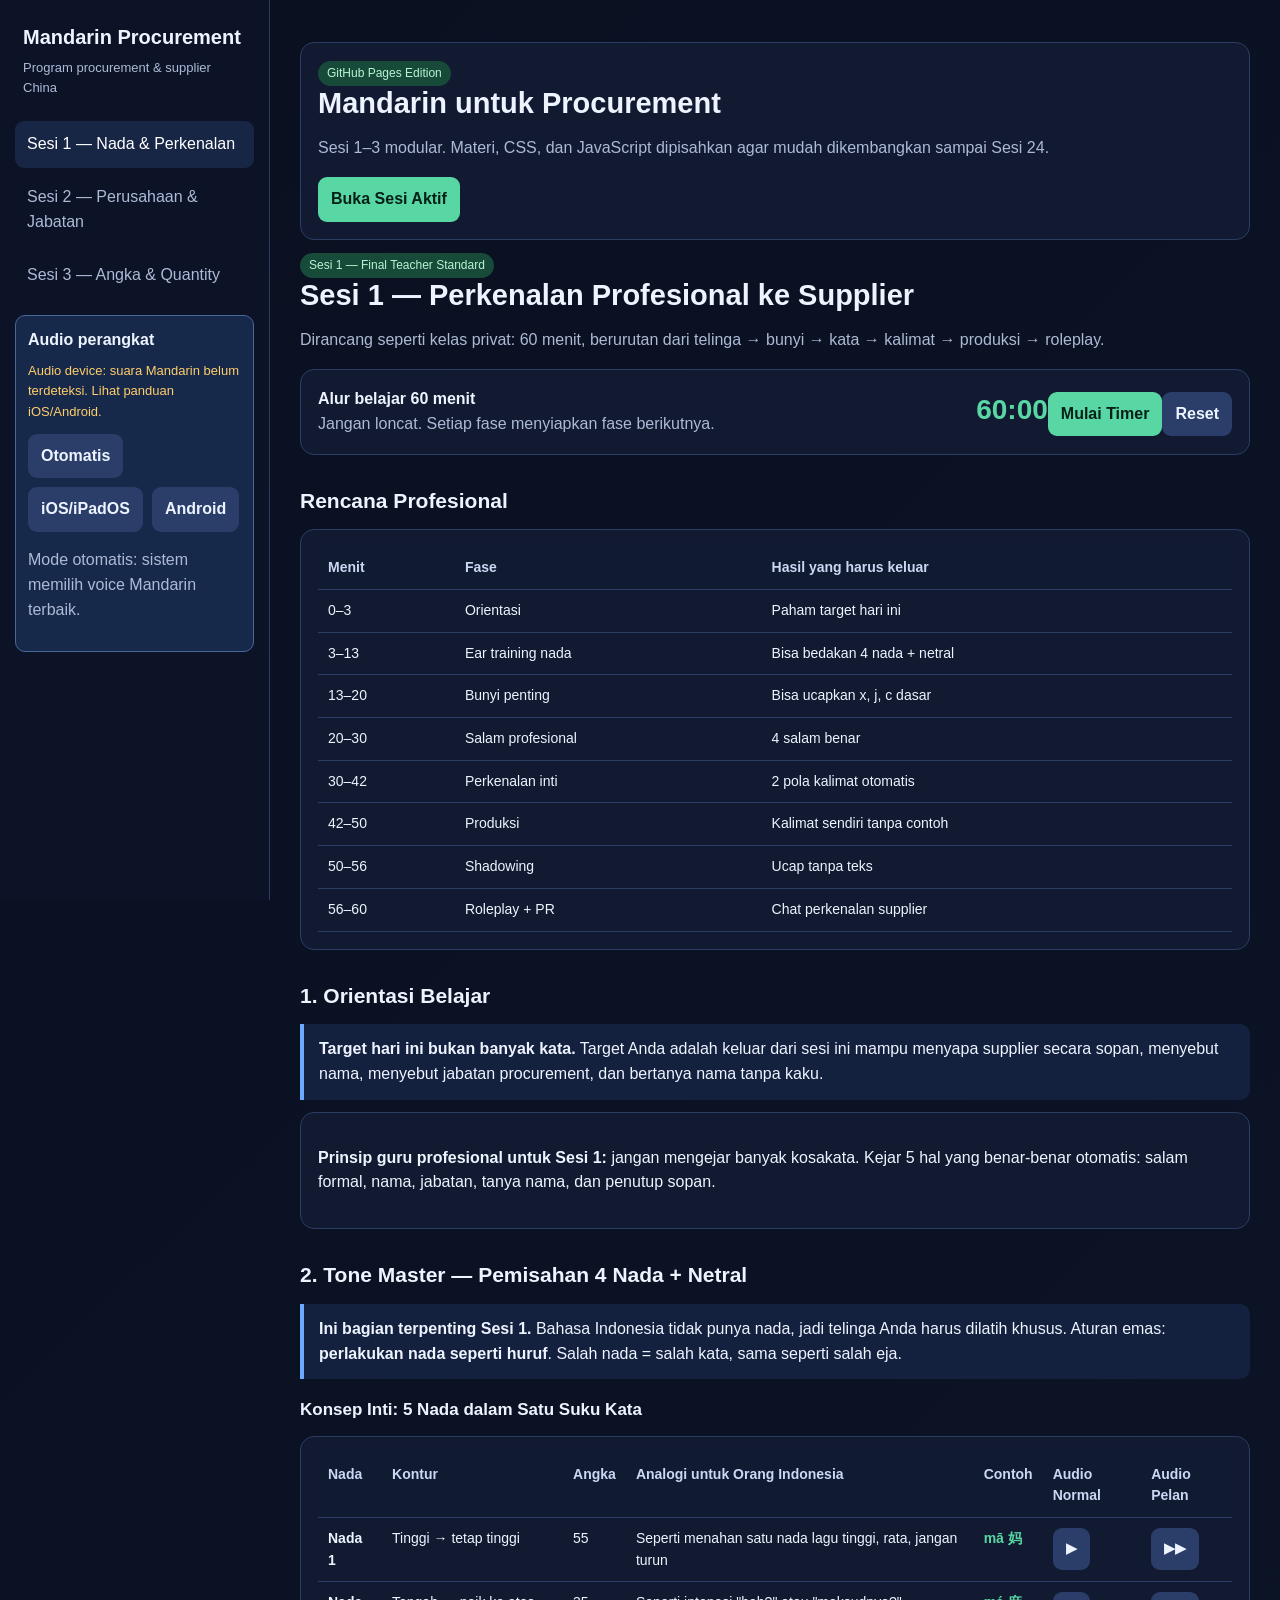
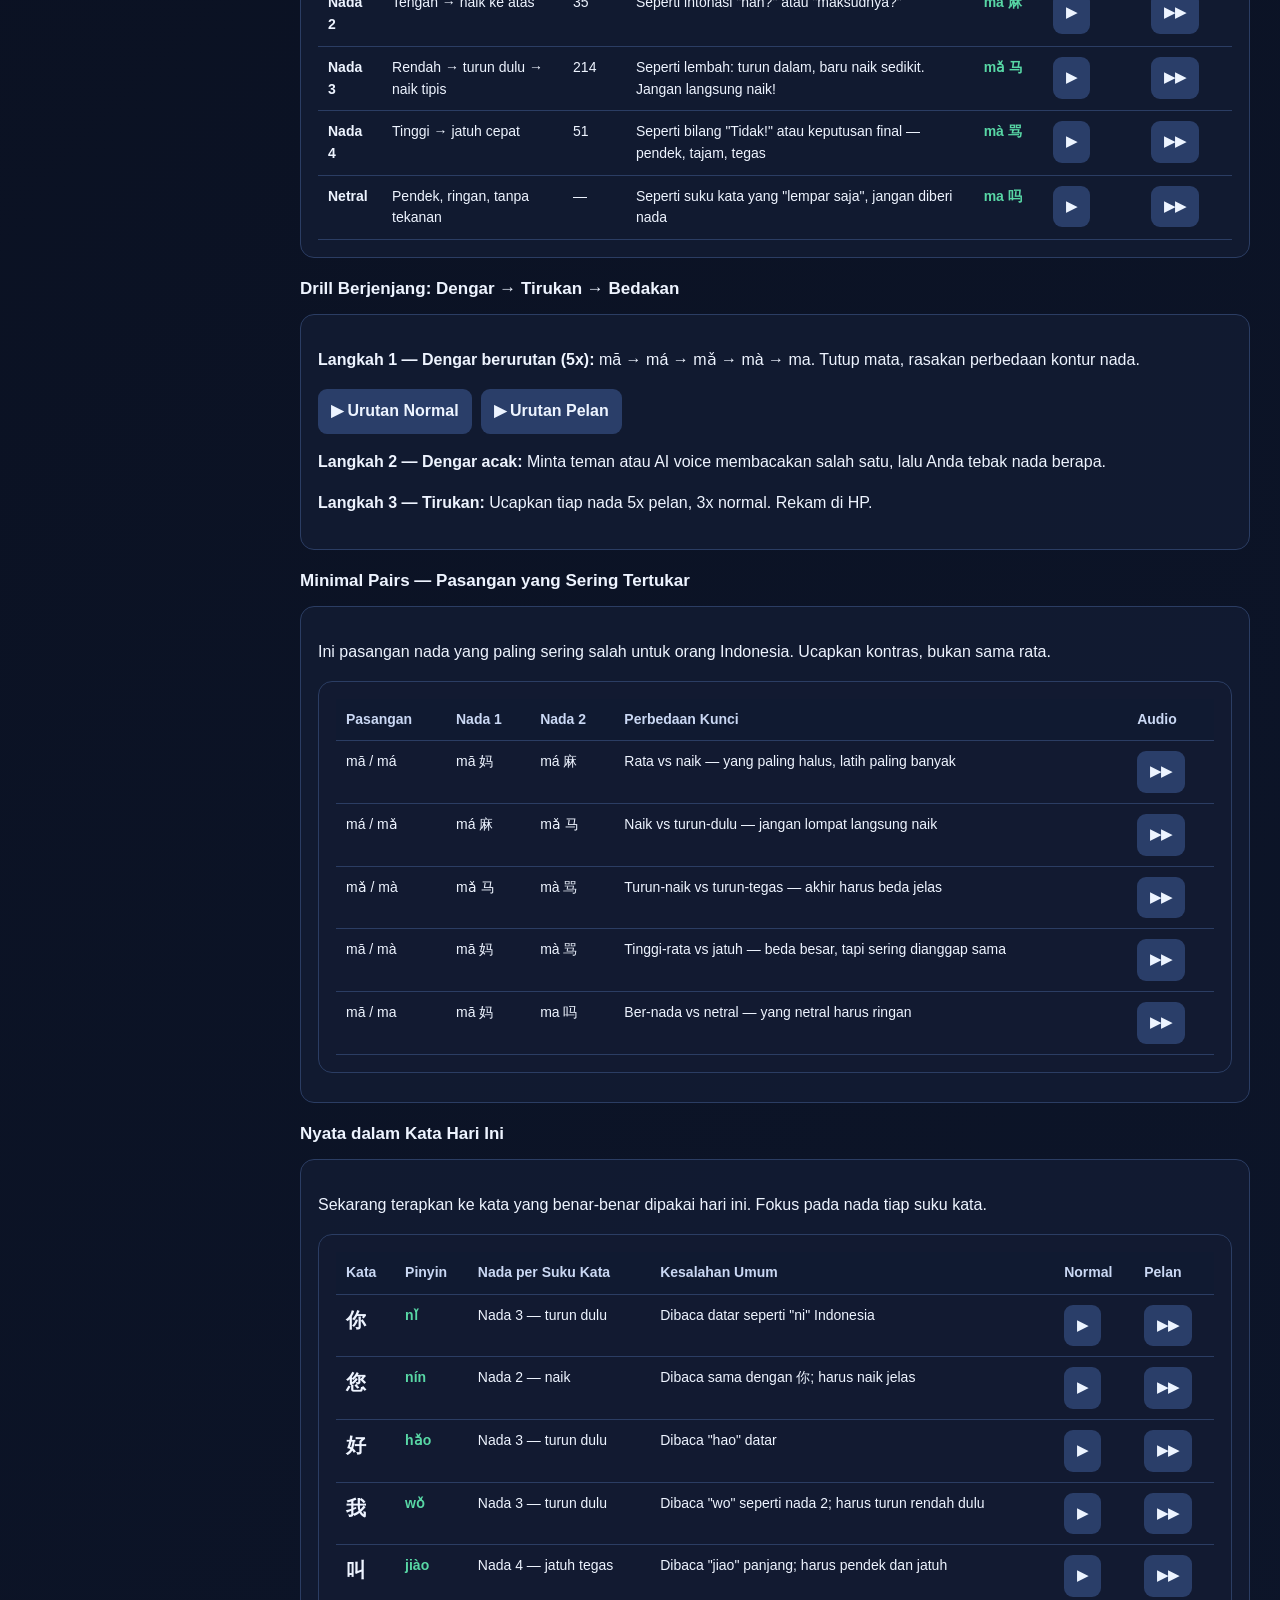
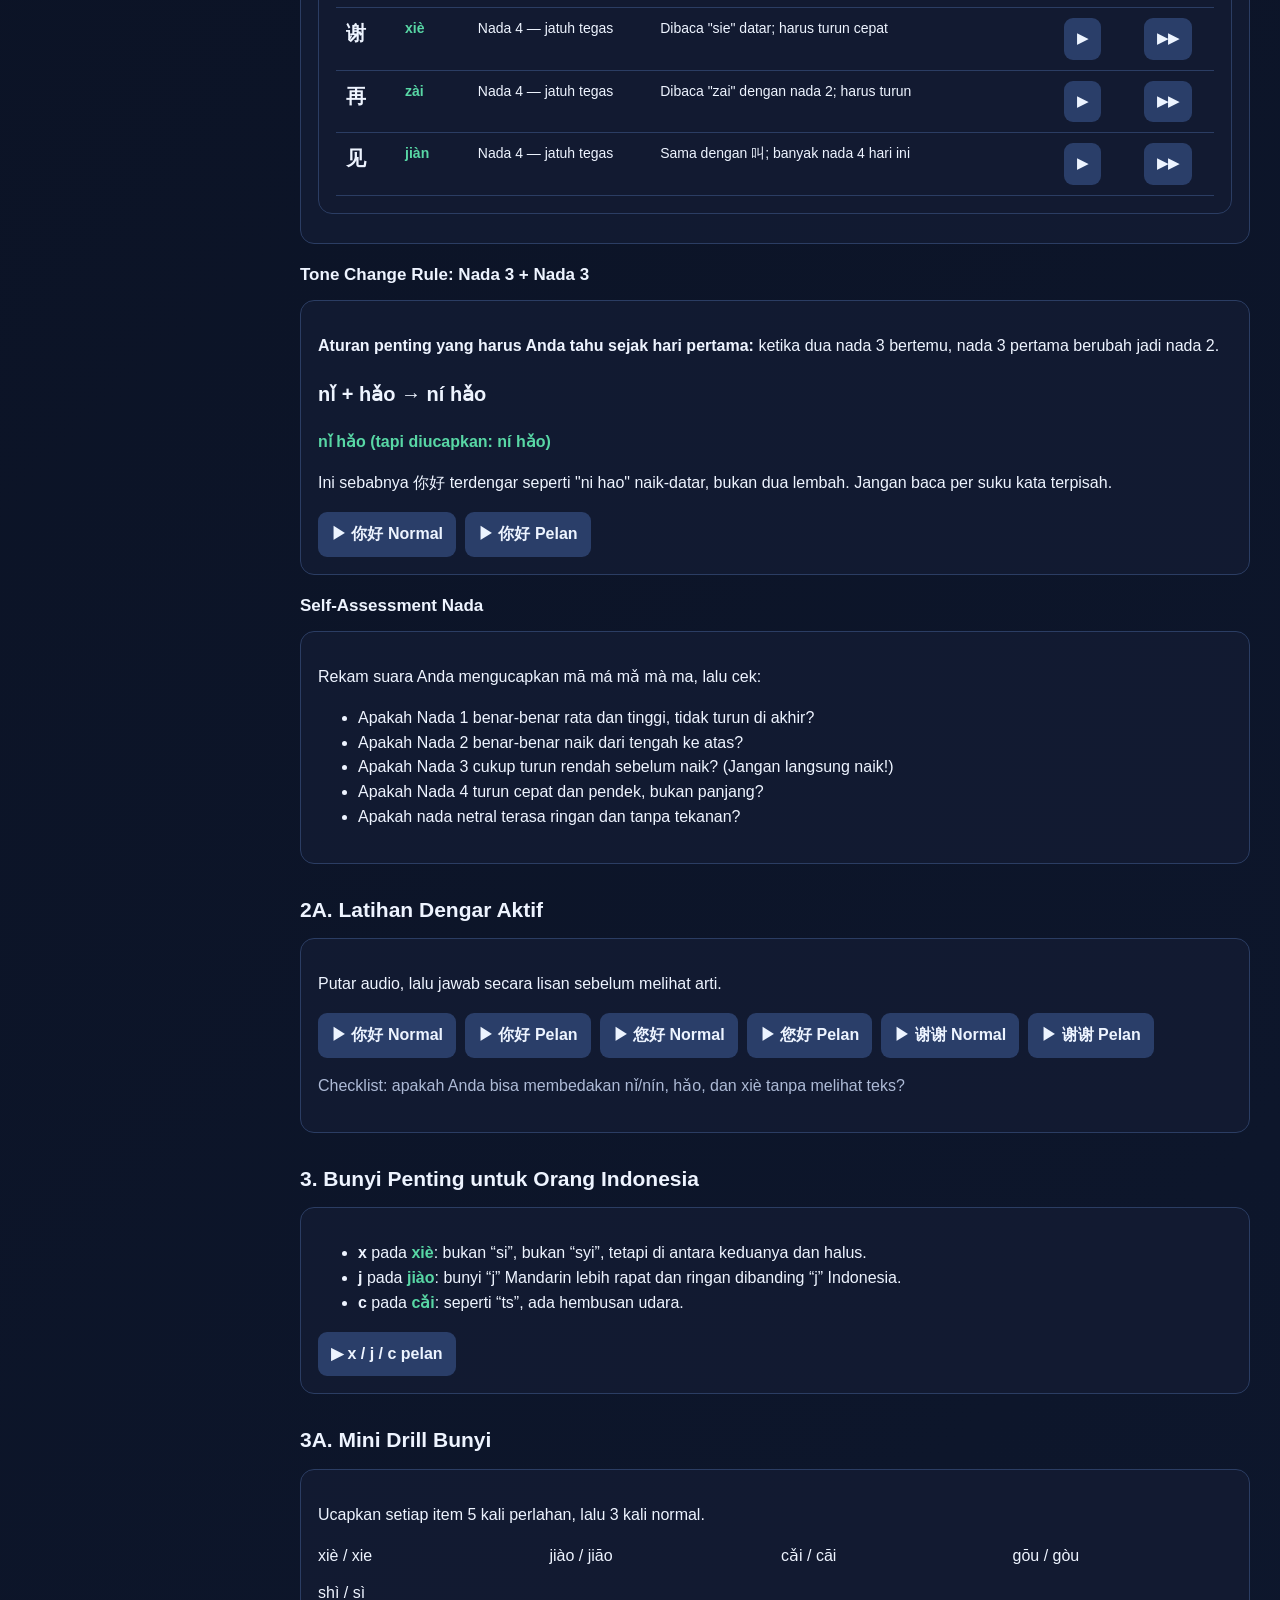
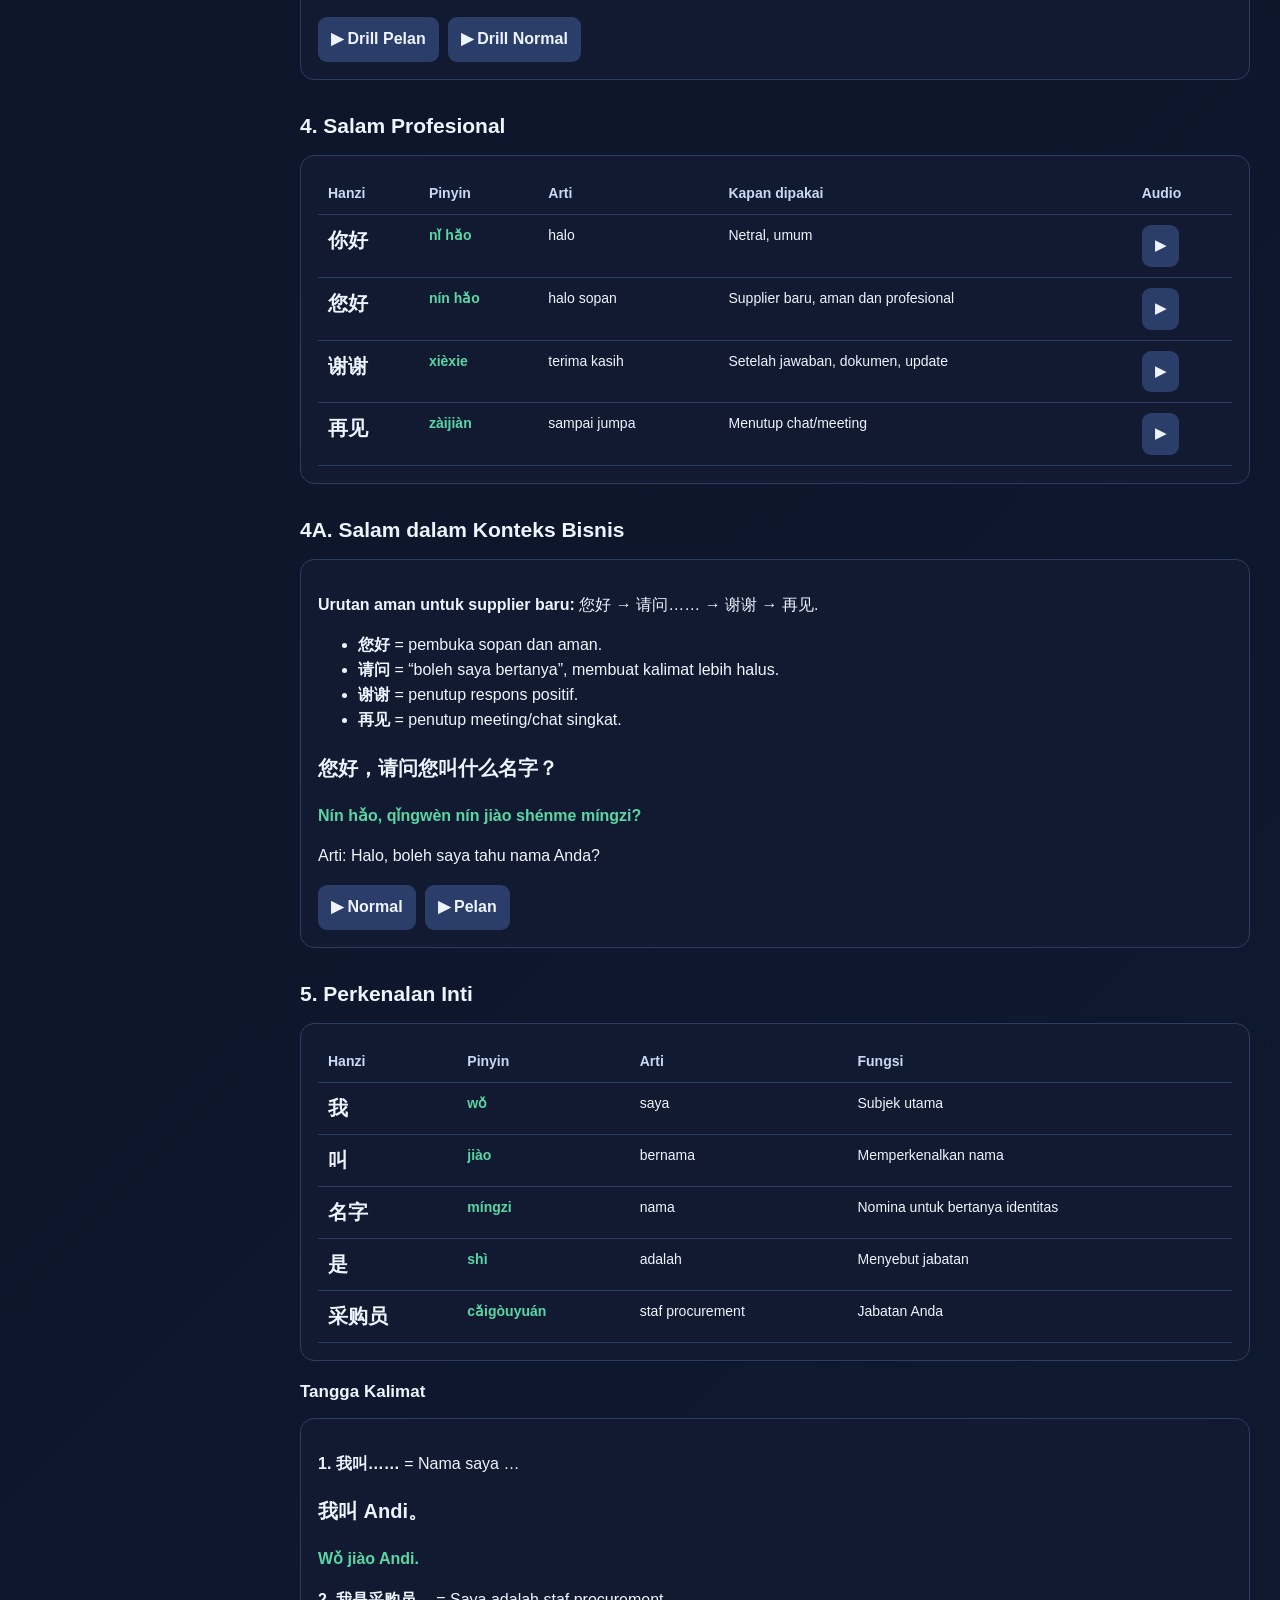
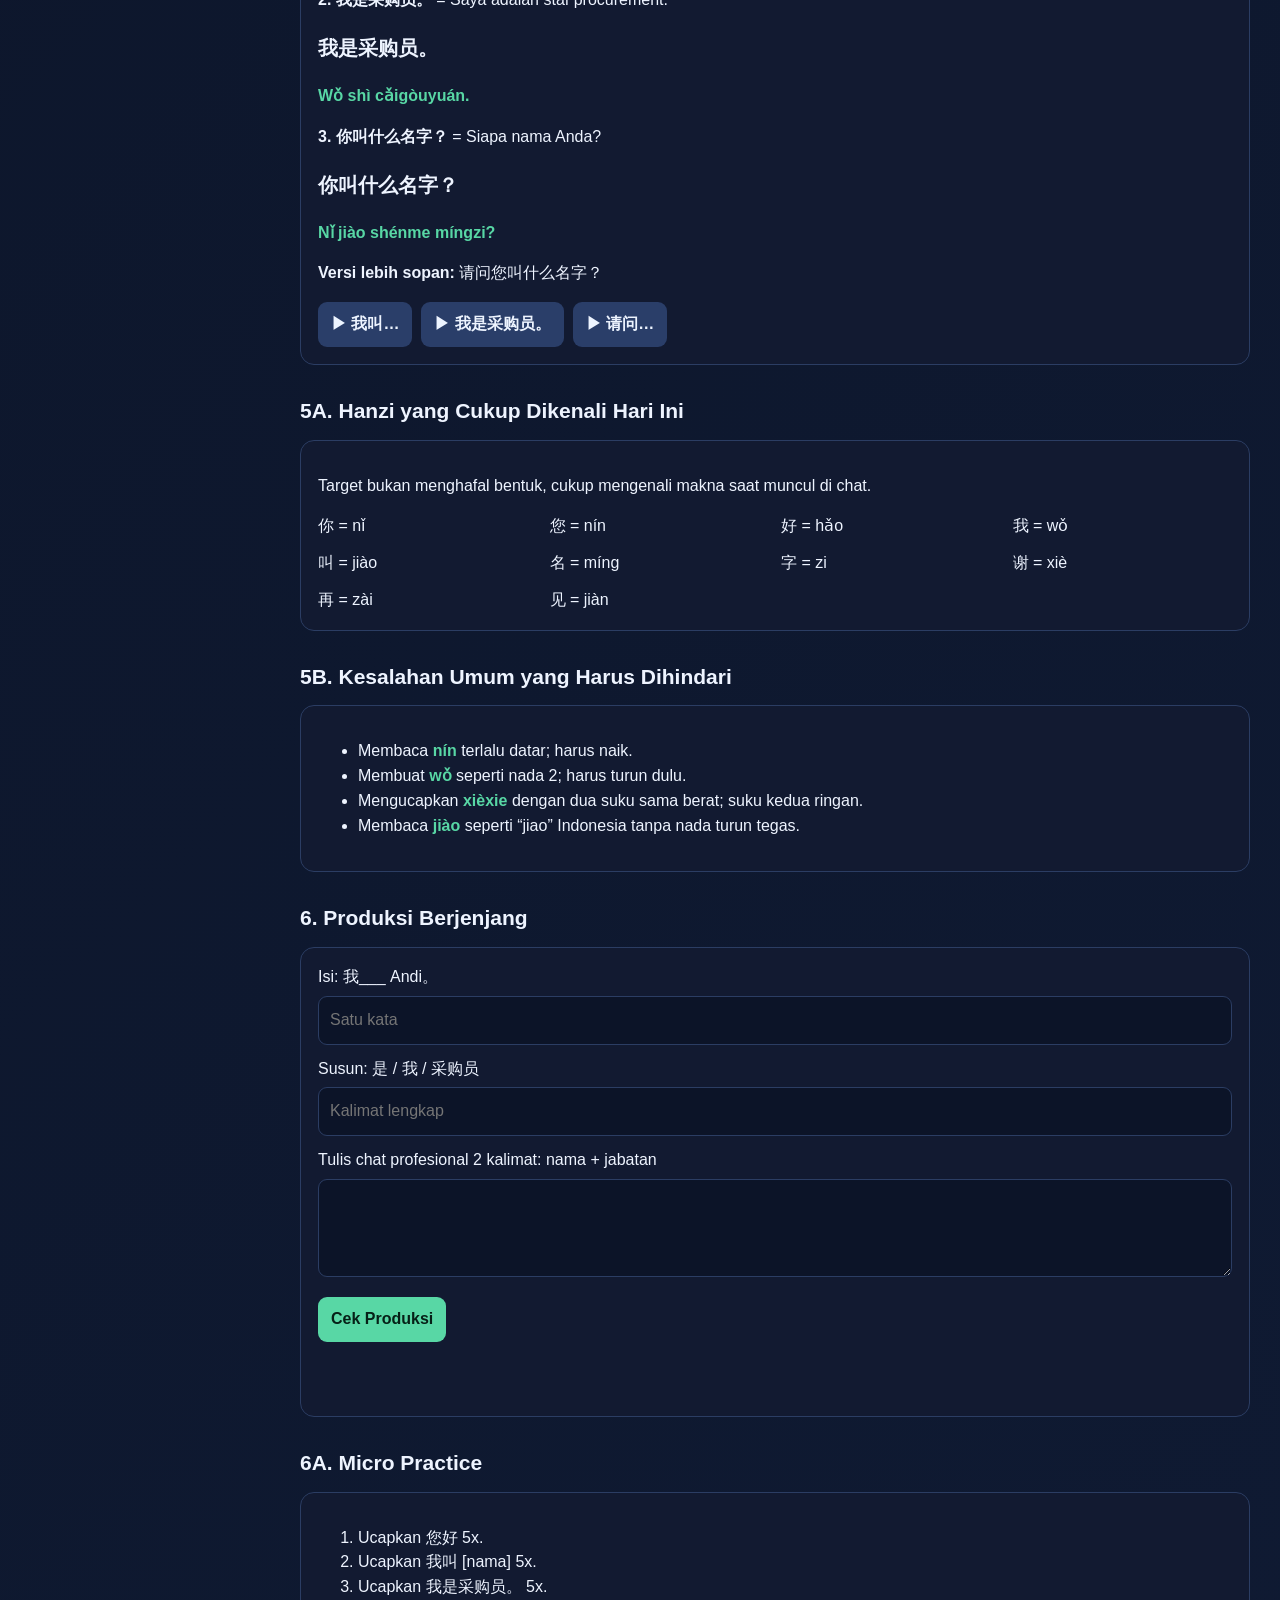
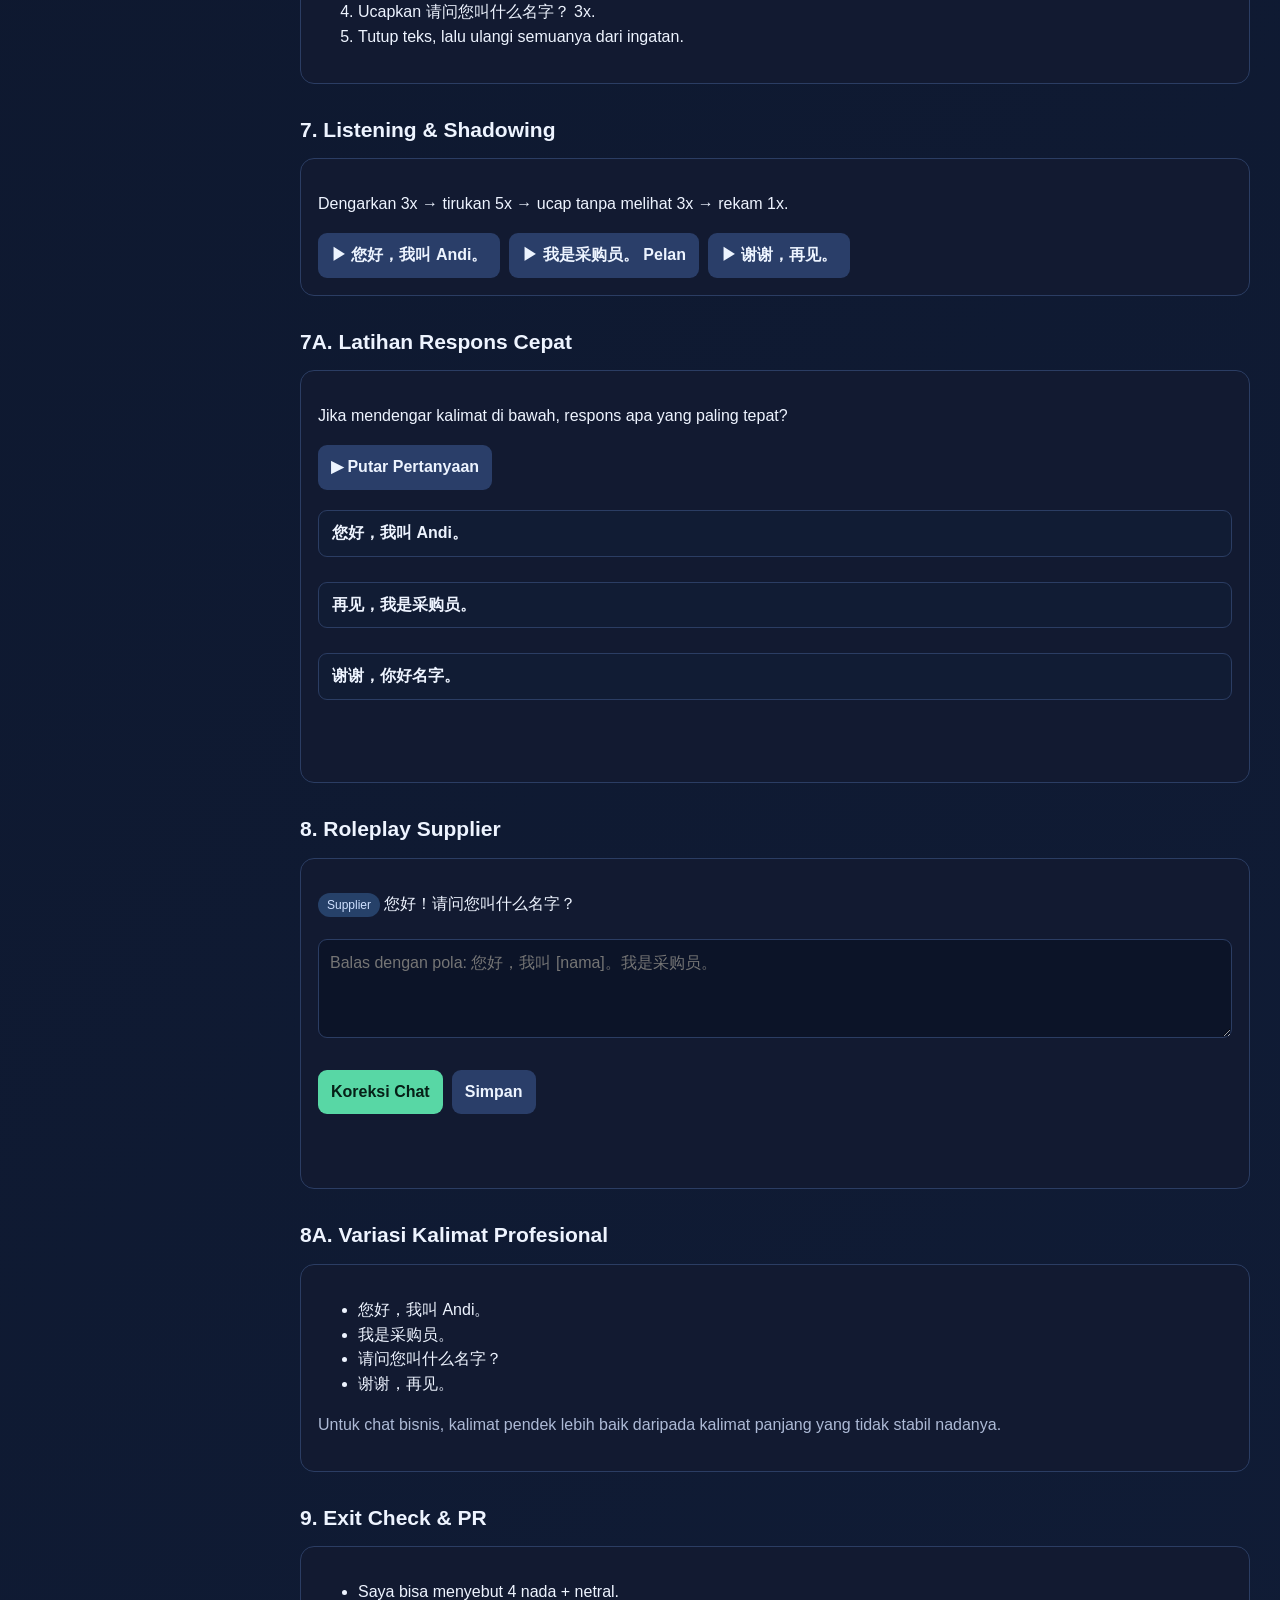
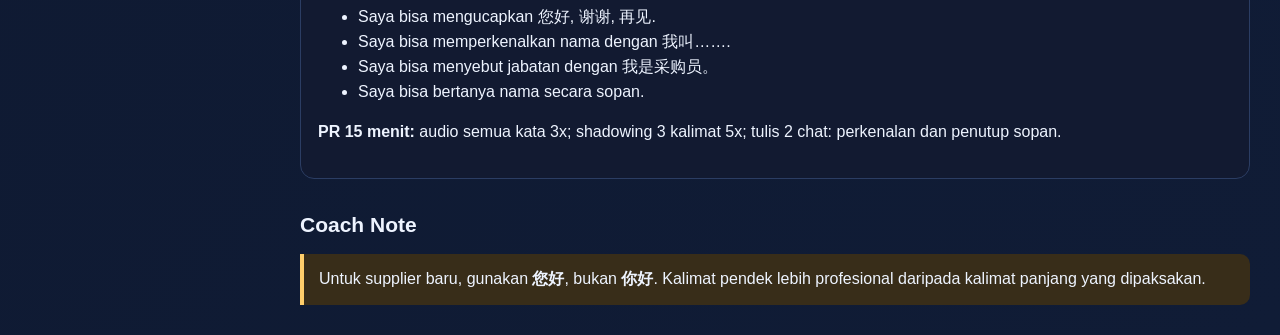
<file: index.html>
<!doctype html><html lang="id"><head><meta charset="utf-8"><meta name="viewport" content="width=device-width,initial-scale=1,viewport-fit=cover"><meta name="theme-color" content="#0a1020"><meta name="apple-mobile-web-app-capable" content="yes"><meta name="apple-mobile-web-app-status-bar-style" content="black-translucent"><title>Mandarin Procurement</title><link rel="manifest" href="manifest.webmanifest"><link rel="stylesheet" href="assets/app.css"></head><body><div class="app"><aside class="side"><div class="brand">Mandarin Procurement</div><p class="sub">Program procurement & supplier China</p><nav class="nav"><button data-session="session-1">Sesi 1 — Nada & Perkenalan</button><button data-session="session-2">Sesi 2 — Perusahaan & Jabatan</button><button data-session="session-3">Sesi 3 — Angka & Quantity</button></nav><div class="ios-note"><b>Audio perangkat</b><p id="audioStatus" class="audio-status">Mendeteksi voice Mandarin…</p><div class="actions"><button class="btn secondary" data-audio-mode="auto">Otomatis</button><button class="btn secondary" data-audio-mode="ios">iOS/iPadOS</button><button class="btn secondary" data-audio-mode="android">Android</button></div><p id="audioModeText" class="muted">Mode otomatis.</p></div></aside><main class="main"><div class="card"><span class="badge done">GitHub Pages Edition</span><h1>Mandarin untuk Procurement</h1><p class="lead">Sesi 1–3 modular. Materi, CSS, dan JavaScript dipisahkan agar mudah dikembangkan sampai Sesi 24.</p><button id="openActive" class="btn">Buka Sesi Aktif</button></div><div id="lesson"></div></main></div><script src="assets/app.js"></script></body></html>
</file>
<file: assets/app.css>
:root{--bg:#0a1020;--panel:#121b31;--panel2:#182646;--line:#2b3d63;--text:#eef4ff;--muted:#adbad6;--brand:#58d7a5;--blue:#6caaff;--warn:#ffce6b}*{box-sizing:border-box}html,body{margin:0;background:linear-gradient(135deg,#0a1020,#101c36);color:var(--text);font-family:-apple-system,BlinkMacSystemFont,"Segoe UI",Roboto,Arial,sans-serif;line-height:1.55}.app{display:grid;grid-template-columns:270px minmax(0,1fr);min-height:100vh}.side{background:#0c1327;border-right:1px solid var(--line);padding:22px 15px;position:sticky;top:0;height:100vh;overflow:auto}.brand{font-weight:800;font-size:20px;margin:0 8px 5px}.sub,.muted{color:var(--muted)}.sub{font-size:13px;margin:0 8px 20px}.nav button{width:100%;text-align:left;border:0;background:transparent;color:var(--muted);padding:11px 12px;border-radius:9px;margin:3px 0;font:inherit;cursor:pointer}.nav button.active,.nav button:hover{background:var(--panel2);color:#fff}.main{width:100%;max-width:1160px;margin:auto;padding:30px}.hidden{display:none}h1{font-size:29px;line-height:1.2;margin:0 0 8px}h2{font-size:21px;margin:30px 0 12px}h3{font-size:17px;margin:18px 0 9px}.lead{color:var(--muted)}.card,.task{background:rgba(18,27,49,.96);border:1px solid var(--line);border-radius:14px;padding:17px;margin:12px 0}.callout,.warning{background:#14213e;border-left:4px solid var(--blue);padding:13px 15px;border-radius:0 10px 10px 0}.warning{border-left-color:var(--warn);background:#382d19}.grid{display:grid;grid-template-columns:repeat(auto-fit,minmax(175px,1fr));gap:12px}.table-wrap{overflow-x:auto;-webkit-overflow-scrolling:touch}.table{border-collapse:collapse;width:100%;font-size:14px;min-width:620px}.table th,.table td{padding:10px;border-bottom:1px solid var(--line);text-align:left;vertical-align:top}.table th{background:#101a31;color:#cad8f4}.hanzi{font-size:20px;font-weight:700}.pinyin{font-weight:650;color:var(--brand)}.btn,.option{border:0;border-radius:9px;padding:10px 13px;background:var(--brand);color:#062017;font:inherit;font-weight:750;cursor:pointer;touch-action:manipulation;-webkit-tap-highlight-color:rgba(88,215,165,.25)}.btn.secondary{background:#2a3e69;color:#edf4ff}.actions{display:flex;flex-wrap:wrap;gap:9px;margin-top:12px}.option{display:block;width:100%;text-align:left;margin:8px 0;background:#111c34;color:var(--text);border:1px solid var(--line)}textarea,input{width:100%;font:inherit;font-size:16px;color:var(--text);background:#0c1428;border:1px solid var(--line);border-radius:9px;padding:11px;margin:6px 0 12px}.badge,.pill{display:inline-block;padding:3px 9px;border-radius:999px;background:#264169;color:#cfe0ff;font-size:12px}.done{background:#174a38;color:#b7f4d5}.metric{font-size:28px;font-weight:800;color:var(--brand)}.feedback{min-height:25px;font-weight:650}.ios-note{border:1px solid #496799;background:#17294b;padding:12px;border-radius:10px;margin:14px 0}.audio-status{font-size:13px;color:var(--muted);margin:8px 0}.audio-status.ok{color:var(--brand)}.audio-status.warn{color:var(--warn)}@media(max-width:900px){.app{display:block}.side{position:static;height:auto;padding:14px;border-right:0;border-bottom:1px solid var(--line)}.nav{display:flex;overflow-x:auto;gap:6px}.nav button{width:auto;white-space:nowrap;padding:10px 12px}.main{padding:18px 14px}h1{font-size:24px}h2{font-size:19px}.card{padding:14px}.btn{min-height:44px}.table{font-size:13px}.hanzi{font-size:18px}}
</file>
